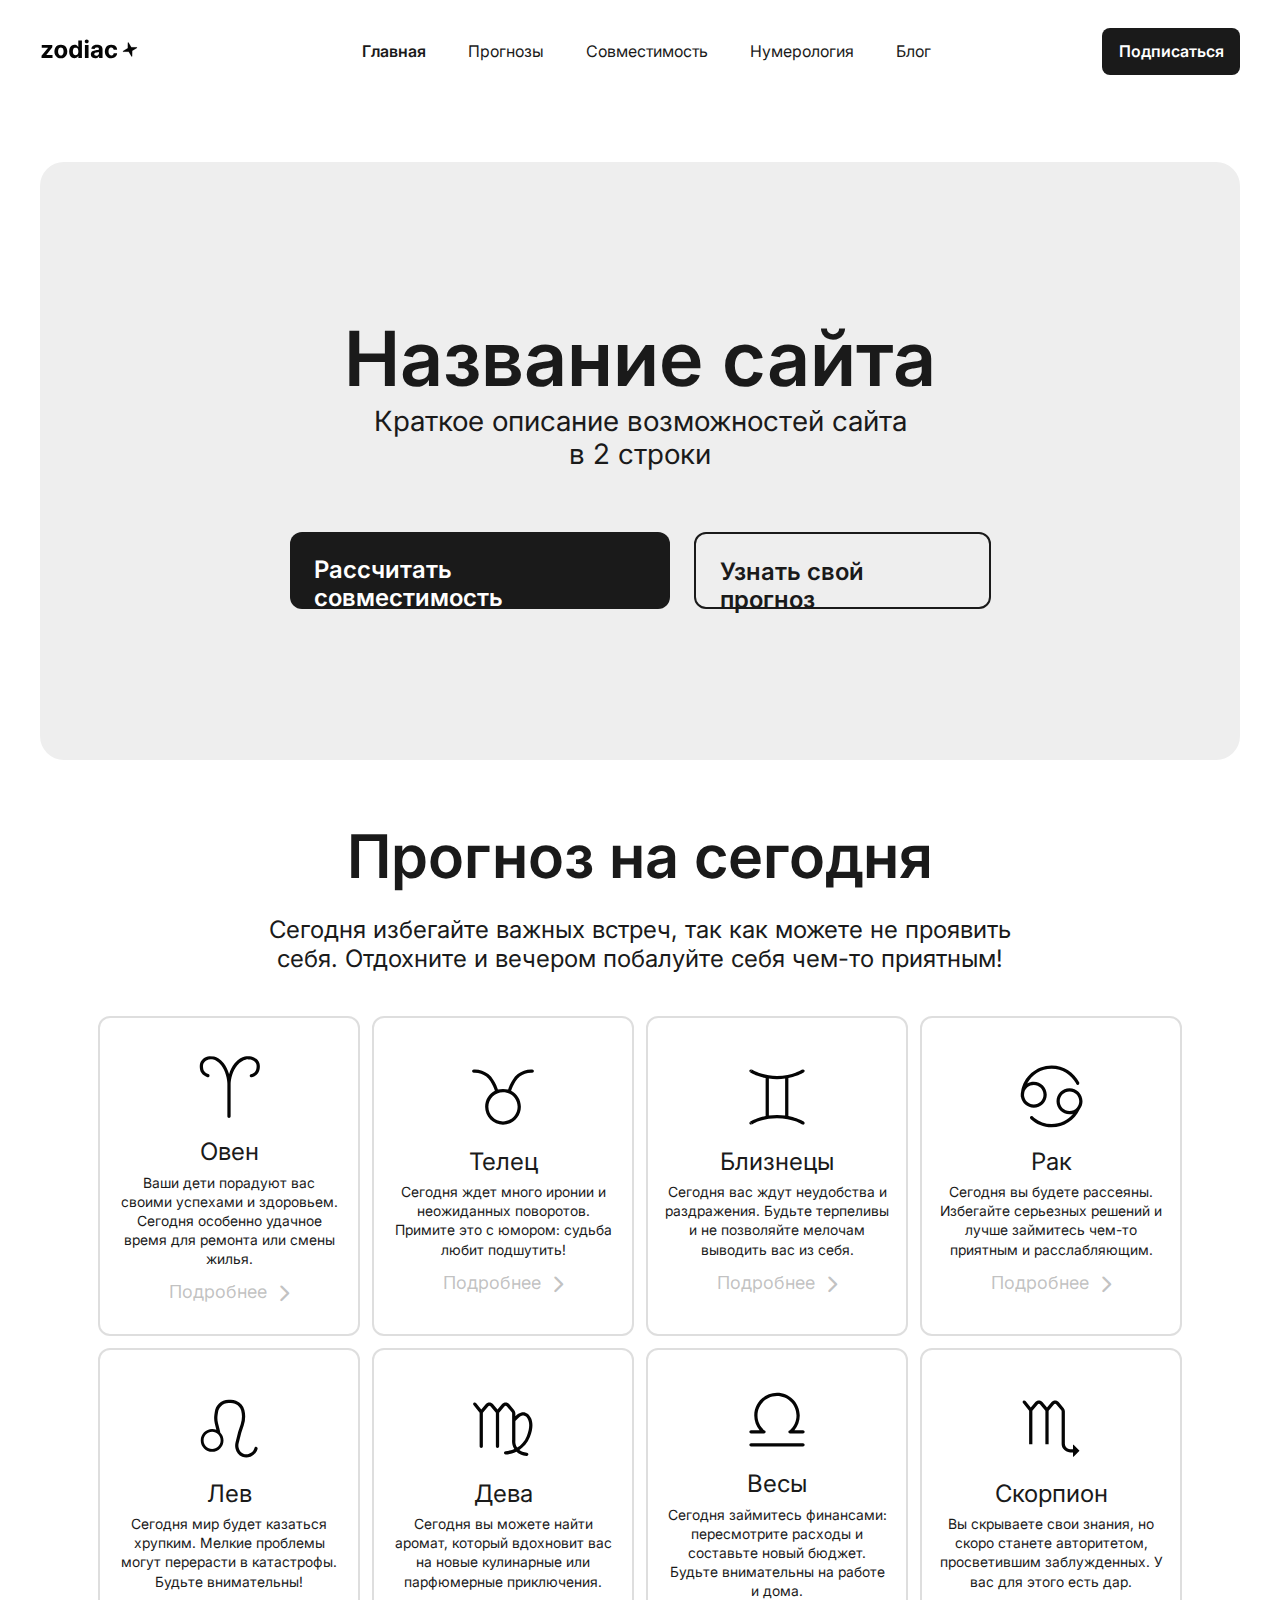
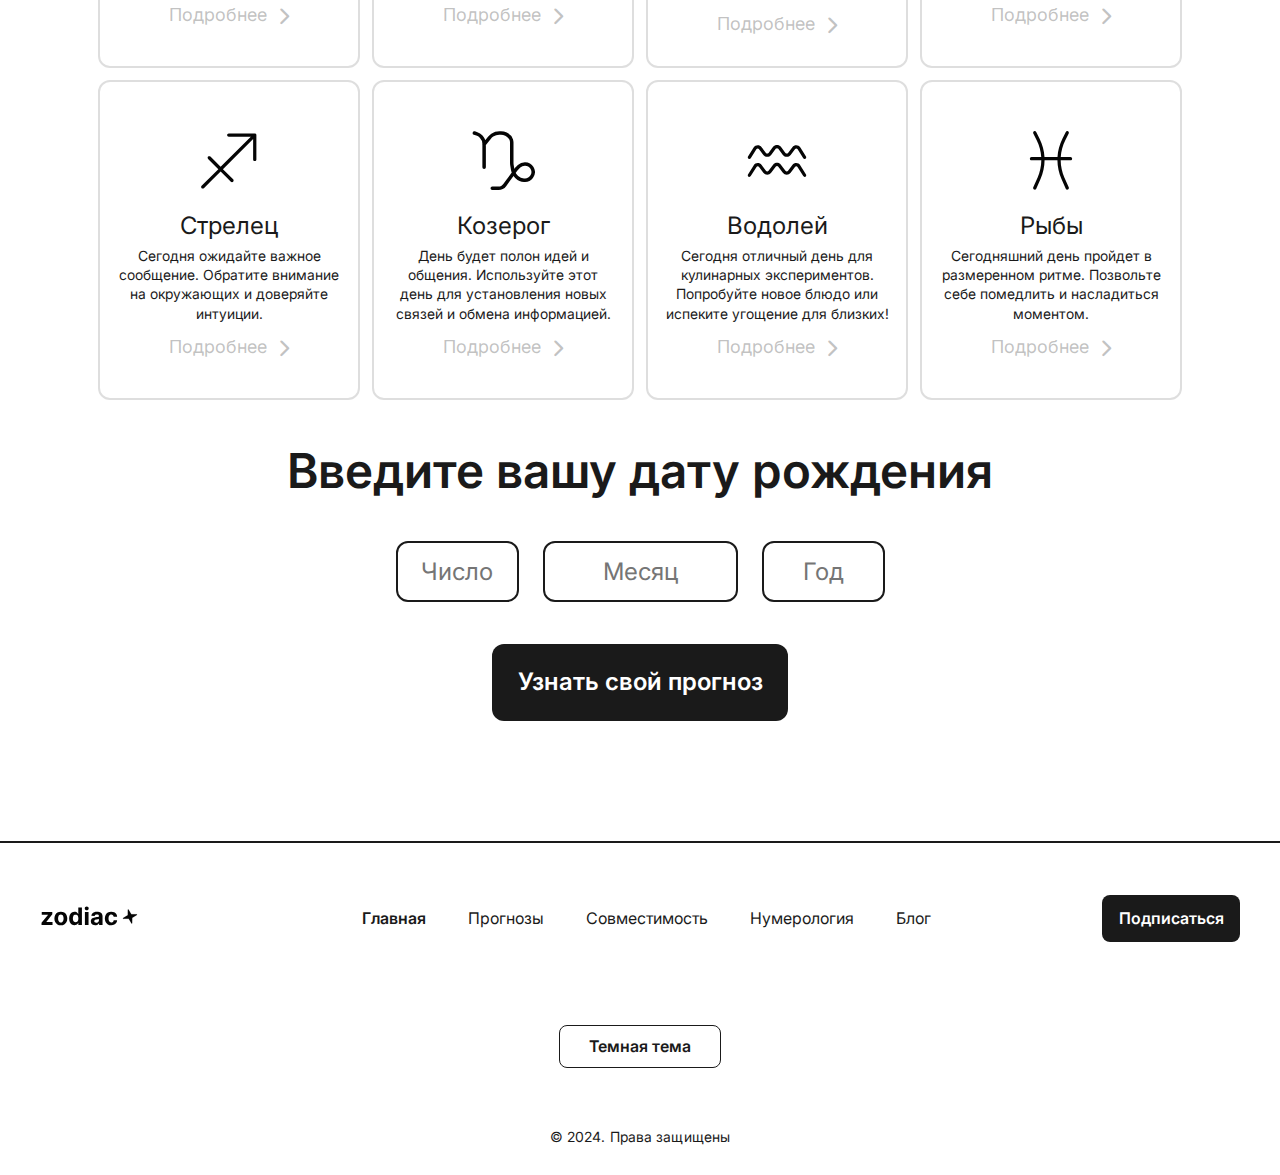
<file: index.html>
<!DOCTYPE html>
<html lang="en">
<head>
    <meta charset="UTF-8">
    <meta name="viewport" content="width=device-width, initial-scale=1.0">
    <title>Zodiac</title>
    <link rel="stylesheet" href="./css/style.css">
    <link rel="stylesheet" href="./icons/css/all.min.css">
    <link rel="stylesheet" href="./icons/js/all.min.js">
    <link rel="stylesheet" href="./css/navbarstyle.css">
</head>
<body>
    <header>
        <div class="container">
            <nav class="navbar flex">
                <a href="/"><img class="logo change-color" src="./images/logo.svg" alt="logo"></a>
                <ul class="flex">
                    <li><a href="/" id="active">Главная</a></li>
                    <li><a href="./pages/forecasts.html">Прогнозы</a></li>
                    <li><a href="./pages/compatibility.html">Совместимость</a></li>
                    <li><a href="./pages/numerology.html">Нумерология</a></li>
                    <li><a href="./pages/blog.html">Блог</a></li>
                    <li><a class="flex-center" href="./pages/subscribe.html">Подписаться</a></li>
                </ul>
            </nav>
        </div>
    </header>
    <main>
        <div class="container">
            <section id="name-of-the-site" class="flex-center">
                <div class="header-box flex-center">
                    <h1>Название сайта</h1>
                    <p class="flex-center">Краткое описание возможностей сайта в 2 строки</p>
                    <div>
                        <a href="#">Рассчитать совместимость</a>
                        <a href="#">Узнать свой прогноз</a>
                    </div>
                </div>
            </section>
            <h2 class="forecast-today">Прогноз на сегодня</h2>
            <p class="hook-text">Сегодня избегайте важных встреч, так как можете не проявить себя. Отдохните и вечером побалуйте себя чем-то приятным!</p>
            <section id="zodiac-section">
                <article class="zodiac-content flex-center">
                    <div class="zodiac-content__image flex-center">
                        <img class="change-color" src="./images/aries.svg" alt="aries">
                    </div>
                    <div>
                        <h3>Овен</h3>
                        <p>Ваши дети порадуют вас своими успехами и здоровьем. Сегодня особенно удачное время для ремонта или смены жилья.</p>
                    </div>
                    <a href="#">Подробнее <i class="fa-solid fa-chevron-right"></i></a>
                </article>

                <article class="zodiac-content flex-center">
                    <div class="zodiac-content__image flex-center">
                        <img class="change-color" src="./images/taurus.svg" alt="taurus">
                    </div>
                    <div>
                        <h3>Телец</h3>
                        <p>Сегодня ждет много иронии и неожиданных поворотов. Примите это с юмором: судьба любит подшутить!</p>
                    </div>
                    <a href="#">Подробнее <i class="fa-solid fa-chevron-right"></i></a>
                </article>

                <article class="zodiac-content flex-center">
                    <div class="zodiac-content__image flex-center">
                        <img class="change-color" src="./images/gemini.svg" alt="gemini">
                    </div>
                    <div>
                        <h3>Близнецы</h3>
                        <p>Сегодня вас ждут неудобства и раздражения. Будьте терпеливы и не позволяйте мелочам выводить вас из себя.</p>
                    </div>
                    <a href="#">Подробнее <i class="fa-solid fa-chevron-right"></i></a>
                </article>

                <article class="zodiac-content flex-center">
                    <div class="zodiac-content__image flex-center">
                        <img class="change-color" src="./images/cancer.svg" alt="cancer">
                    </div>
                    <div>
                        <h3>Рак</h3>
                        <p>Сегодня вы будете рассеяны. Избегайте серьезных решений 
                            и лучше займитесь чем-то приятным и расслабляющим.</p>
                    </div>
                    <a href="#">Подробнее <i class="fa-solid fa-chevron-right"></i></a>
                </article>

                <article class="zodiac-content flex-center">
                    <div class="zodiac-content__image flex-center">
                        <img class="change-color" src="./images/leo.svg" alt="leo">
                    </div>
                    <div>
                        <h3>Лев</h3>
                        <p>Сегодня мир будет казаться хрупким. Мелкие проблемы могут перерасти в катастрофы. Будьте внимательны!</p>
                    </div>
                    <a href="#">Подробнее <i class="fa-solid fa-chevron-right"></i></a>
                </article>

                <article class="zodiac-content flex-center">
                    <div class="zodiac-content__image flex-center">
                        <img class="change-color" src="./images/virgo.svg" alt="virgo">
                    </div>
                    <div>
                        <h3>Дева</h3>
                        <p>Сегодня вы можете найти аромат, который вдохновит вас на новые кулинарные или парфюмерные приключения.</p>
                    </div>
                    <a href="#">Подробнее <i class="fa-solid fa-chevron-right"></i></a>
                </article>

                <article class="zodiac-content flex-center">
                    <div class="zodiac-content__image flex-center">
                        <img class="change-color" src="./images/libra.svg" alt="libra">
                    </div>
                    <div>
                        <h3>Весы</h3>
                        <p>Сегодня займитесь финансами: пересмотрите расходы и составьте новый бюджет. Будьте внимательны на работе и дома.</p>
                    </div>
                    <a href="#">Подробнее <i class="fa-solid fa-chevron-right"></i></a>
                </article>

                <article class="zodiac-content flex-center">
                    <div class="zodiac-content__image flex-center">
                        <img class="change-color" src="./images/scorpio.svg" alt="scorpio">
                    </div>
                    <div>
                        <h3>Скорпион</h3>
                        <p>Вы скрываете свои знания, 
                            но скоро станете авторитетом, просветившим заблужденных. 
                            У вас для этого есть дар.</p>
                    </div>
                    <a href="#">Подробнее <i class="fa-solid fa-chevron-right"></i></a>
                </article>

                <article class="zodiac-content flex-center">
                    <div class="zodiac-content__image flex-center">
                        <img class="change-color" src="./images/sagittarius.svg" alt="sagittarius">
                    </div>
                    <div>
                        <h3>Стрелец</h3>
                        <p>Сегодня ожидайте важное сообщение. Обратите внимание на окружающих и доверяйте интуиции.</p>
                    </div>
                    <a href="#">Подробнее <i class="fa-solid fa-chevron-right"></i></a>
                </article>

                <article class="zodiac-content flex-center">
                    <div class="zodiac-content__image flex-center">
                        <img class="change-color" src="./images/capricorn.svg" alt="capricorn">
                    </div>
                    <div>
                        <h3>Козерог</h3>
                        <p>День будет полон идей и общения. Используйте этот день для установления новых связей и обмена информацией.</p>
                    </div>
                    <a href="#">Подробнее <i class="fa-solid fa-chevron-right"></i></a>
                </article>

                <article class="zodiac-content flex-center">
                    <div class="zodiac-content__image flex-center">
                        <img class="change-color" src="./images/aquarius.svg" alt="aquarius">
                    </div>
                    <div>
                        <h3>Водолей</h3>
                        <p>Сегодня отличный день для кулинарных экспериментов. Попробуйте новое блюдо или испеките угощение для близких!</p>
                    </div>
                    <a href="#">Подробнее <i class="fa-solid fa-chevron-right"></i></a>
                </article>

                <article class="zodiac-content flex-center">
                    <div class="zodiac-content__image flex-center">
                        <img class="change-color" src="./images/pisces.svg" alt="pisces">
                    </div>
                    <div>
                        <h3>Рыбы</h3>
                        <p>Сегодняшний день пройдет 
                            в размеренном ритме. Позвольте себе помедлить 
                            и насладиться моментом.</p>
                    </div>
                    <a href="#">Подробнее <i class="fa-solid fa-chevron-right"></i></a>
                </article>
            </section>

            <section class="flex" id="calculate-date">
                <h3>Введите вашу дату рождения</h3>
                <div class="enter-date">
                    <input class="enter-day" type="number" placeholder="Число">
                    <input class="enter-month" type="text" placeholder="Месяц">
                    <input class="enter-year" type="number" placeholder="Год">
                </div>
                <button type="button" class="calculate-btn">Узнать свой прогноз</button>
            </section>
        </div>
    </main>
    <footer>
        <div class="container">
            <nav class="navbar flex">
                <a href="/"><img class="logo change-color" src="./images/logo.svg" alt="logo"></a>
                <ul class="flex">
                    <li><a href="/" id="active">Главная</a></li>
                    <li><a href="./pages/forecasts.html">Прогнозы</a></li>
                    <li><a href="./pages/compatibility.html">Совместимость</a></li>
                    <li><a href="./pages/numerology.html">Нумерология</a></li>
                    <li><a href="./pages/blog.html">Блог</a></li>
                    <li><a class="flex-center" href="./pages/subscribe.html">Подписаться</a></li>
                </ul>
            </nav>
            <div class="dropdown">
                <button type="button" class="dropdown__dark dropdown__btn">Темная тема</button>
                <button type="button" class="dropdown__light dropdown__btn">Светлая тема</button>
            </div>
            <p class="license">© 2024. Права защищены</p>
        </div>
    </footer>
    <script type="module" src="./app.js"></script>
</body>
</html>
</file>
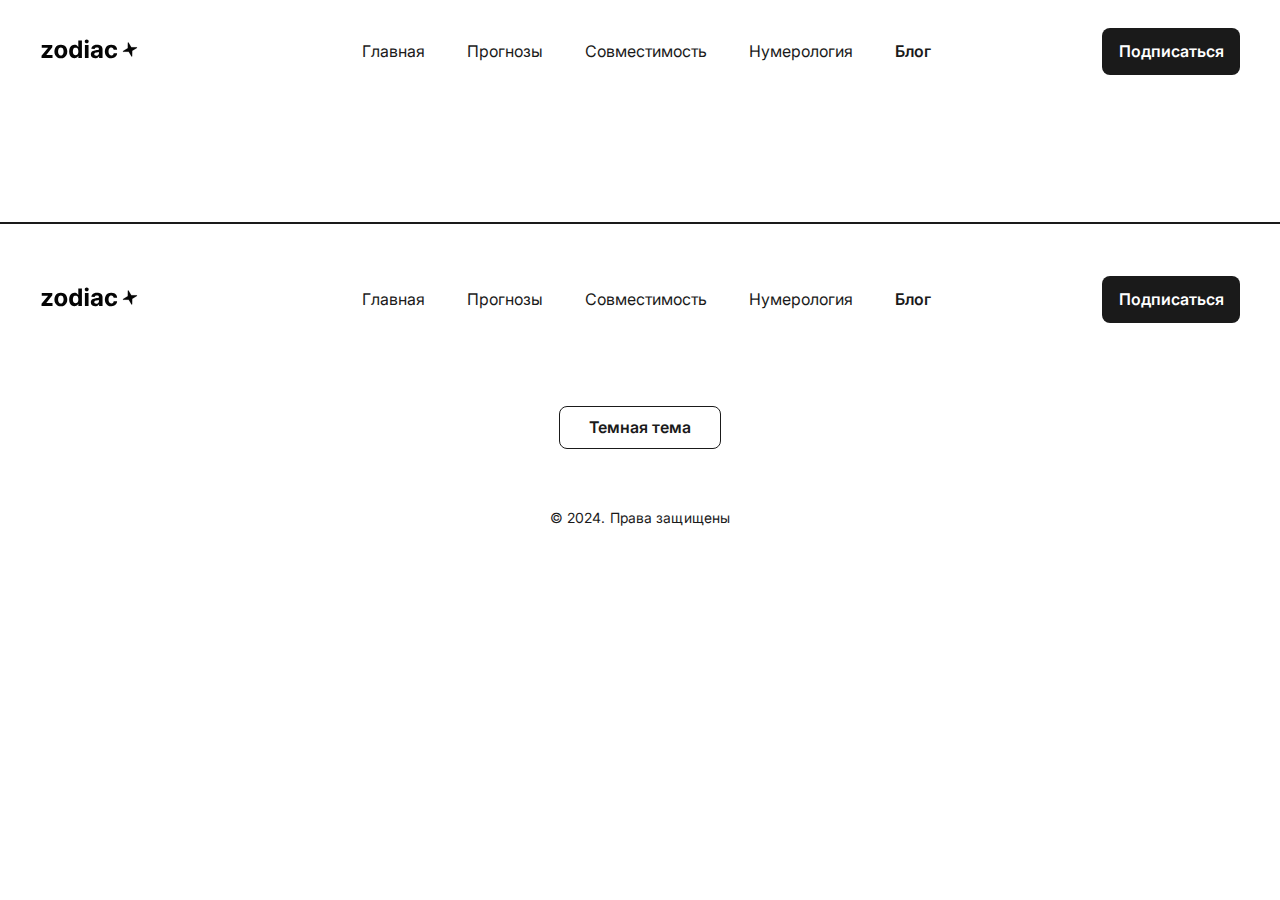
<file: pages/blog.html>
<!DOCTYPE html>
<html lang="en">
<head>
    <meta charset="UTF-8">
    <meta name="viewport" content="width=device-width, initial-scale=1.0">
    <title>Zodiac</title>
    <link rel="stylesheet" href="../icons/css/all.min.css">
    <link rel="stylesheet" href="../icons/js/all.min.js">
    <link rel="stylesheet" href="../css/navbarstyle.css">
</head>
<body>
    <header>
        <div class="container">
            <nav class="navbar flex">
                <a href="/"><img class="logo change-color" src="../images/logo.svg" alt="logo"></a>
                <ul class="flex">
                    <li><a href="/">Главная</a></li>
                    <li><a href="../pages/forecasts.html">Прогнозы</a></li>
                    <li><a href="../pages/compatibility.html">Совместимость</a></li>
                    <li><a href="../pages/numerology.html" >Нумерология</a></li>
                    <li><a href="../pages/blog.html" id="active">Блог</a></li>
                    <li><a class="flex-center" href="../pages/subscribe.html">Подписаться</a></li>
                </ul>
            </nav>
        </div>
    </header>
    <footer>
        <div class="container">
            <nav class="navbar flex">
                <a href="/"><img class="logo change-color" src="../images/logo.svg" alt="logo"></a>
                <ul class="flex">
                    <li><a href="/">Главная</a></li>
                    <li><a href="../pages/forecasts.html">Прогнозы</a></li>
                    <li><a href="../pages/compatibility.html">Совместимость</a></li>
                    <li><a href="../pages/numerology.html" >Нумерология</a></li>
                    <li><a href="../pages/blog.html" id="active">Блог</a></li>
                    <li><a class="flex-center" href="../pages/subscribe.html">Подписаться</a></li>
                </ul>
            </nav>
            <div class="dropdown">
                <button class="dropdown__dark dropdown__btn">Темная тема</button>
                <button class="dropdown__light dropdown__btn">Светлая тема</button>
            </div>
            <p class="license">© 2024. Права защищены</p>
        </div>
    </footer>
    <script type="module" src="../app.js"></script>
</body>
</html>
</file>
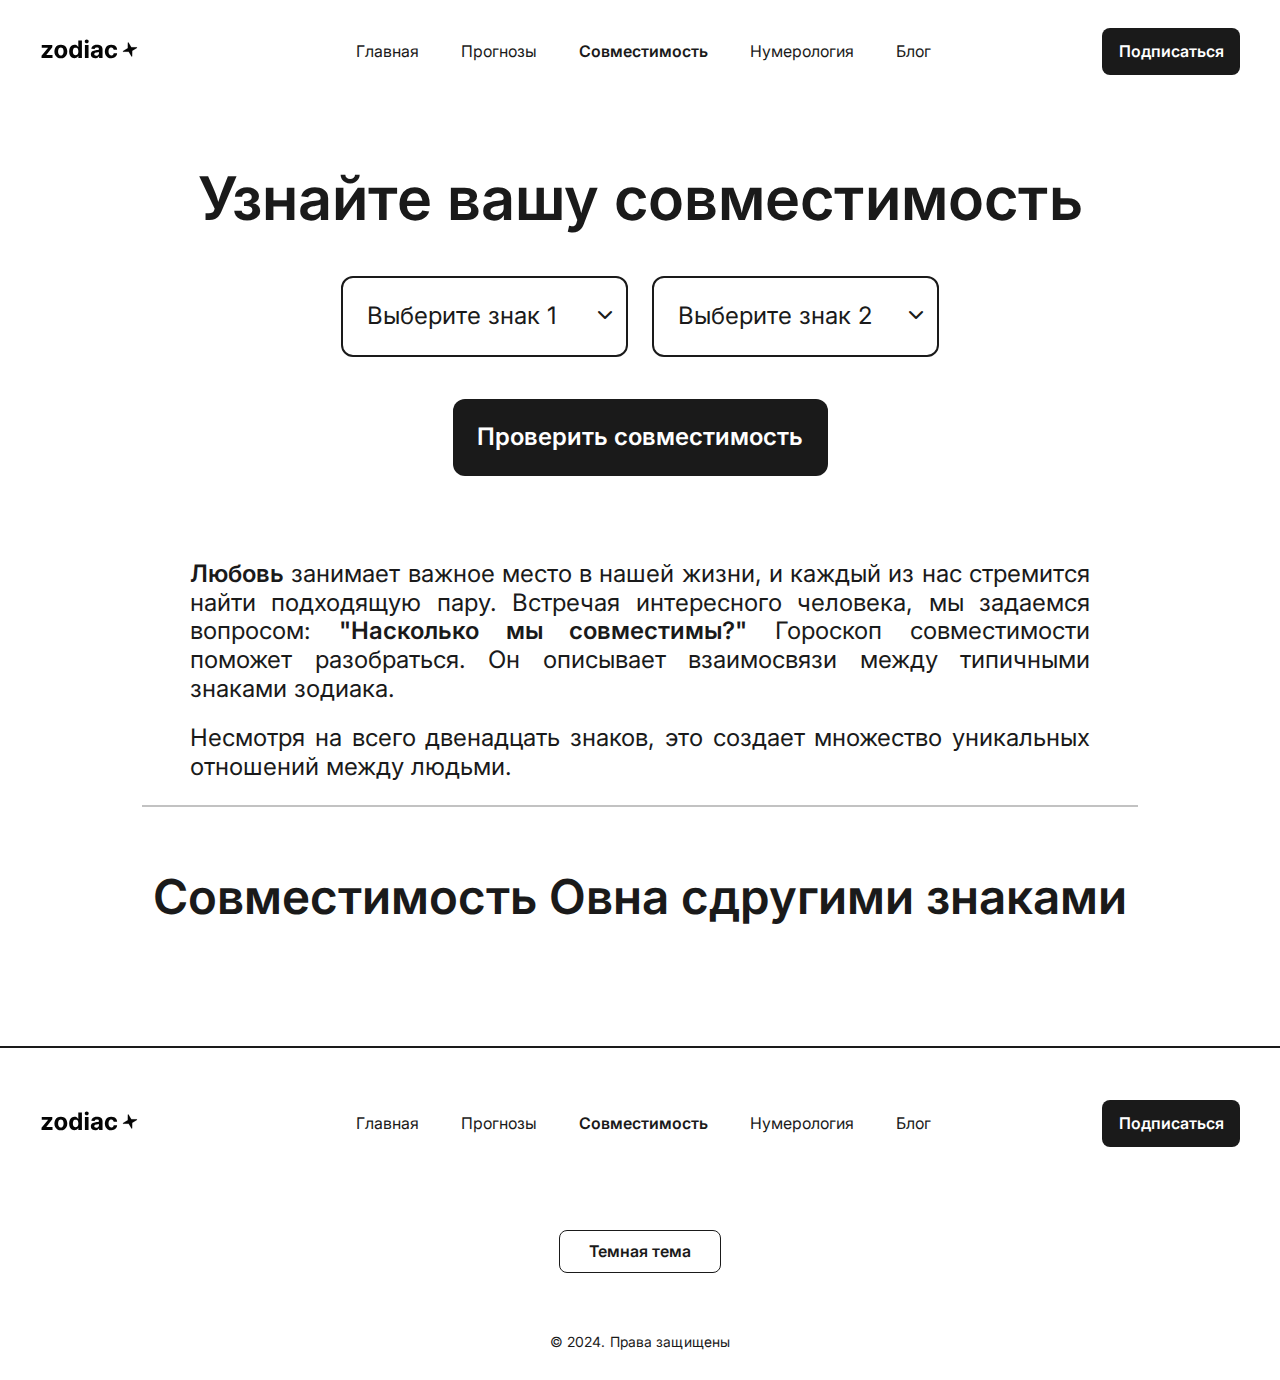
<file: pages/compatibility.html>
<!DOCTYPE html>
<html lang="en">
<head>
    <meta charset="UTF-8">
    <meta name="viewport" content="width=device-width, initial-scale=1.0">
    <title>Zodiac</title>
    <link rel="stylesheet" href="../icons/css/all.min.css">
    <link rel="stylesheet" href="../icons/js/all.min.js">
    <link rel="stylesheet" href="../css/navbarstyle.css">
    <link rel="stylesheet" href="../css/compatibility.css">
</head>
<body>
    <header>
        <div class="container">
            <nav class="navbar flex">
                <a href="/"><img class="logo change-color" src="../images/logo.svg" alt="logo"></a>
                <ul class="flex">
                    <li><a href="/">Главная</a></li>
                    <li><a href="../pages/forecasts.html">Прогнозы</a></li>
                    <li><a href="../pages/compatibility.html" id="active">Совместимость</a></li>
                    <li><a href="../pages/numerology.html">Нумерология</a></li>
                    <li><a href="../pages/blog.html">Блог</a></li>
                    <li><a class="flex-center" href="../pages/subscribe.html">Подписаться</a></li>
                </ul>
            </nav>
        </div>
    </header>
    <main>
        <div class="container">
            <section class="flex-center" id="compatibility">
                <h2 class="result">Узнайте вашу совместимость</h2>
                <div class="flex-center">
                    <div class="select-box">
                        <select class="sign_1" id="select">
                            <option class="option">Выберите знак 1</option>
                        </select>
                        <i class="fa-solid fa-chevron-down open-close-chevron"></i>
                    </div>
                    <div class="select-box">
                        <select class="sign_2" id="select">
                            <option class="option">Выберите знак 2</option>
                        </select>
                        <i class="fa-solid fa-chevron-down open-close-chevron"></i>
                    </div>
                </div>
                <button class="calculate-compatibility" type="button">Проверить совместимость</button>
            </section>
            <div class="love-info">
                <p><b>Любовь</b> занимает важное место в нашей жизни, и каждый из нас стремится найти подходящую пару. Встречая интересного человека, мы задаемся вопросом: <b>"Насколько мы совместимы?"</b> Гороскоп совместимости поможет разобраться. Он описывает взаимосвязи между типичными знаками зодиака.</p>
                <br>
                <p>Несмотря на всего двенадцать знаков, это создает множество уникальных отношений между людьми.</p>
            </div>
            <h3 class="compatibility__h3">Совместимость Овна сдругими знаками</h3>
            <section id="graph">

            </section>
        </div>
    </main>
    <footer>
        <div class="container">
            <nav class="navbar flex">
                <a href="/"><img class="logo change-color" src="../images/logo.svg" alt="logo"></a>
                <ul class="flex">
                    <li><a href="/">Главная</a></li>
                    <li><a href="../pages/forecasts.html">Прогнозы</a></li>
                    <li><a href="../pages/compatibility.html" id="active">Совместимость</a></li>
                    <li><a href="../pages/numerology.html">Нумерология</a></li>
                    <li><a href="../pages/blog.html">Блог</a></li>
                    <li><a class="flex-center" href="../pages/subscribe.html">Подписаться</a></li>
                </ul>
            </nav>
            <div class="dropdown">
                <button class="dropdown__dark dropdown__btn">Темная тема</button>
                <button class="dropdown__light dropdown__btn">Светлая тема</button>
            </div>
            <p class="license">© 2024. Права защищены</p>
        </div>
    </footer>
    <script type="module" src="../app.js"></script>
    <script type="module" src="../js/compatibility.js"></script>
</body>
</html>
</file>
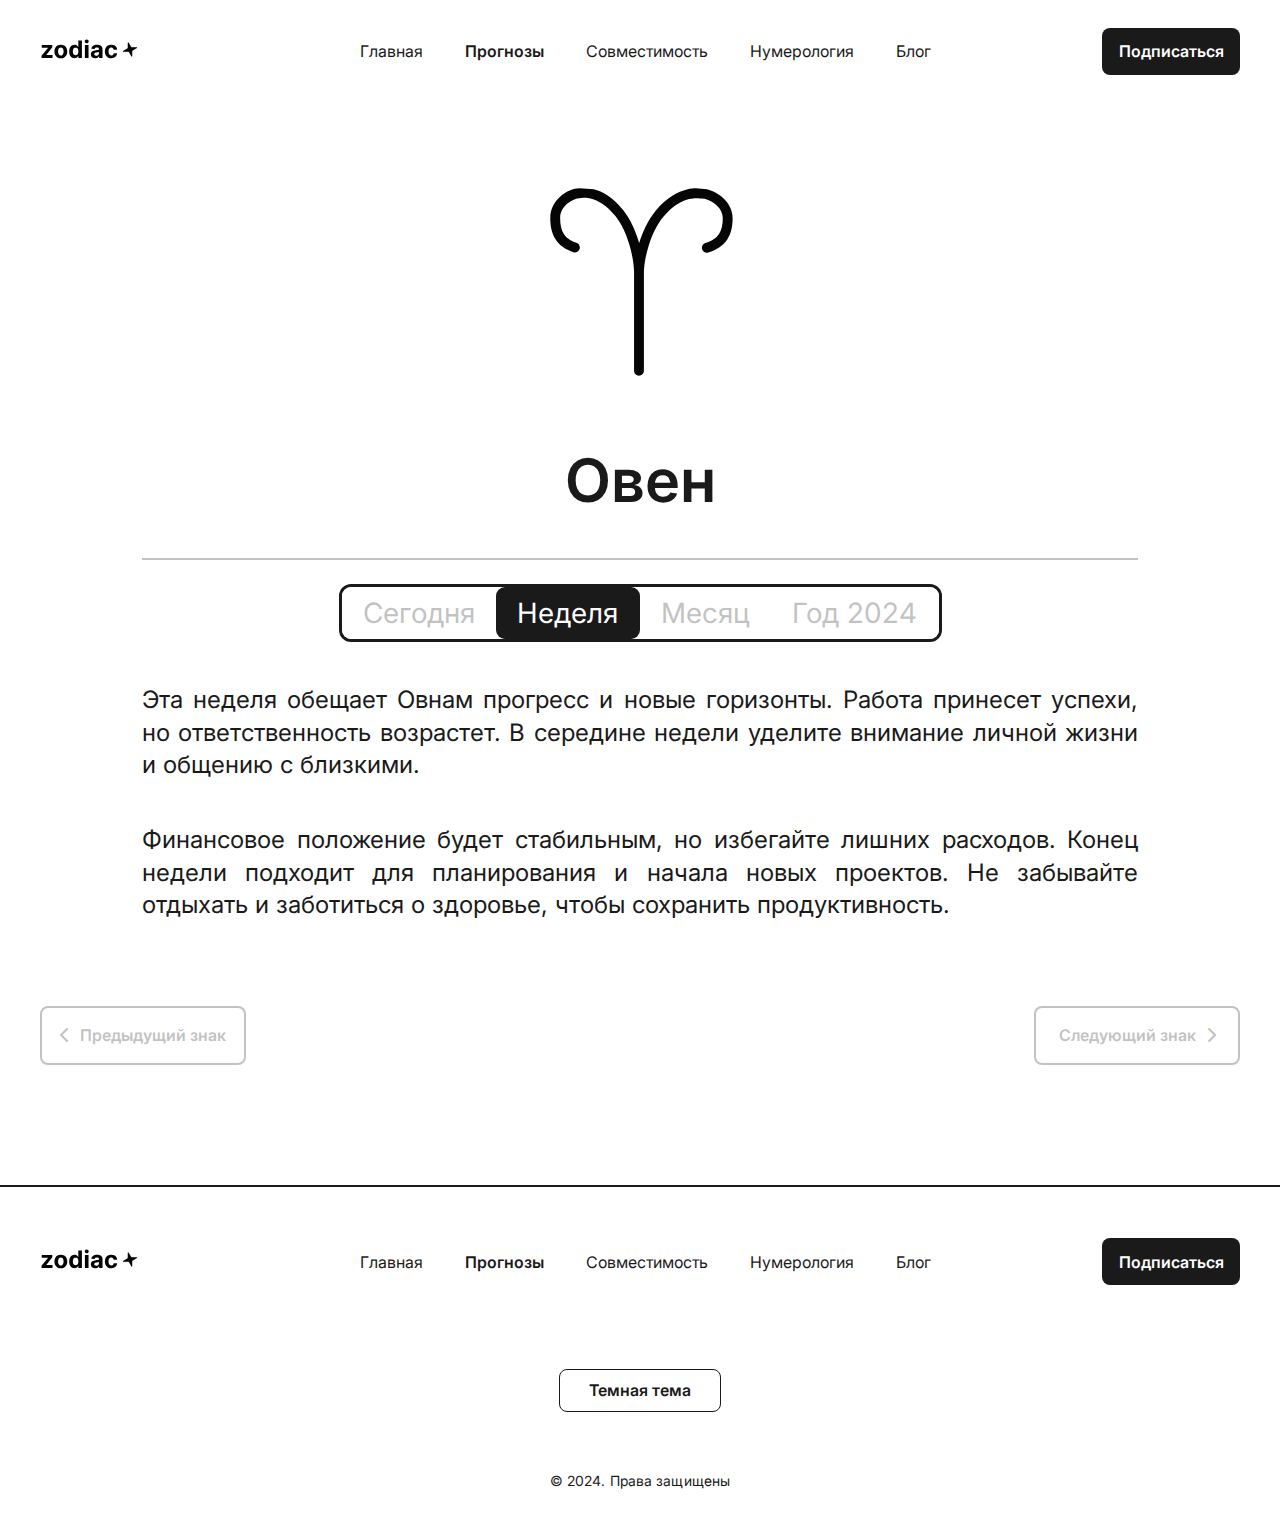
<file: pages/forecasts.html>
<!DOCTYPE html>
<html lang="en">
<head>
    <meta charset="UTF-8">
    <meta name="viewport" content="width=device-width, initial-scale=1.0">
    <title>Zodiac</title>
    <link rel="stylesheet" href="../icons/css/all.min.css">
    <link rel="stylesheet" href="../icons/js/all.min.js">
    <link rel="stylesheet" href="../css/navbarstyle.css">
    <link rel="stylesheet" href="../css/forecasts.css">
</head>
<body>
    <header>
        <div class="container">
            <nav class="navbar flex">
                <a href="/"><img class="logo change-color" src="../images/logo.svg" alt="logo"></a>
                <ul class="flex">
                    <li><a href="/">Главная</a></li>
                    <li><a href="../pages/forecasts.html" id="active">Прогнозы</a></li>
                    <li><a href="../pages/compatibility.html">Совместимость</a></li>
                    <li><a href="../pages/numerology.html">Нумерология</a></li>
                    <li><a href="../pages/blog.html">Блог</a></li>
                    <li><a class="flex-center" href="../pages/subscribe.html">Подписаться</a></li>
                </ul>
            </nav>
        </div>
    </header>
    <main>
        <div class="container">
            <section class="flex-center" id="zodiac-info-section">
                <div class="zodiac-image flex-center">
                    <img class="change-color change-img">
                </div>
                <h2 class="zodiac-name"></h2>
                <article class="flex-center">
                    <div class="zodiac-section__date">
                        <button type="button" class="zodiac-section__btn today-btn">Сегодня</button>
                        <button type="button" class="zodiac-section__btn week-btn" id="active-btn">Неделя</button>
                        <button type="button" class="zodiac-section__btn month-btn">Месяц</button>
                        <button type="button" class="zodiac-section__btn year-btn">Год 2024</button>
                    </div>
                    <p class="zodiac-section__text"></p>
                    <p class="zodiac-section__text"></p>
                </article>
            </section>
            <div class="controller flex">
                <button class="flex-center previous-btn"><i class="fa-solid fa-chevron-left"></i>Предыдущий знак</button>
                <button class="flex-center next-btn">Следующий знак<i class="fa-solid fa-chevron-right"></i></button>
            </div>
        </div>
    </main>
    <footer>
        <div class="container">
            <nav class="navbar flex">
                <a href="/"><img class="logo change-color" src="../images/logo.svg" alt="logo"></a>
                <ul class="flex">
                    <li><a href="/">Главная</a></li>
                    <li><a href="../pages/forecasts.html" id="active">Прогнозы</a></li>
                    <li><a href="../pages/compatibility.html">Совместимость</a></li>
                    <li><a href="../pages/numerology.html">Нумерология</a></li>
                    <li><a href="../pages/blog.html">Блог</a></li>
                    <li><a class="flex-center" href="../pages/subscribe.html">Подписаться</a></li>
                </ul>
            </nav>
            <div class="dropdown">
                <button class="dropdown__dark dropdown__btn">Темная тема</button>
                <button class="dropdown__light dropdown__btn">Светлая тема</button>
            </div>
            <p class="license">© 2024. Права защищены</p>
        </div>
    </footer>
    <script type="module" src="../app.js"></script>
    <script type="module" src="../js/forecasts.js"></script>
</body>
</html>
</file>
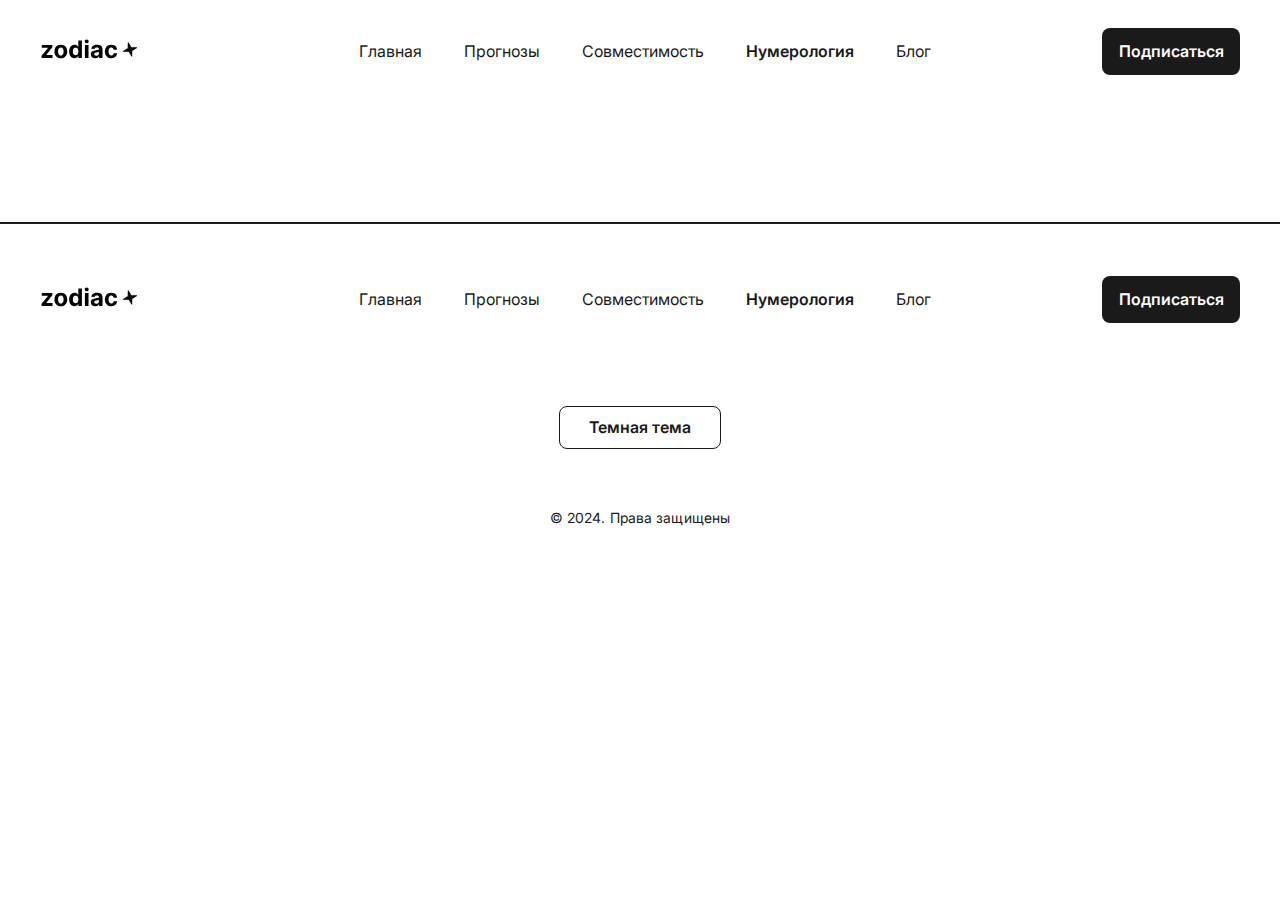
<file: pages/numerology.html>
<!DOCTYPE html>
<html lang="en">
<head>
    <meta charset="UTF-8">
    <meta name="viewport" content="width=device-width, initial-scale=1.0">
    <title>Zodiac</title>
    <link rel="stylesheet" href="../icons/css/all.min.css">
    <link rel="stylesheet" href="../icons/js/all.min.js">
    <link rel="stylesheet" href="../css/navbarstyle.css">
</head>
<body>
    <header>
        <div class="container">
            <nav class="navbar flex">
                <a href="/"><img class="logo change-color" src="../images/logo.svg" alt="logo"></a>
                <ul class="flex">
                    <li><a href="/">Главная</a></li>
                    <li><a href="../pages/forecasts.html">Прогнозы</a></li>
                    <li><a href="../pages/compatibility.html">Совместимость</a></li>
                    <li><a href="../pages/numerology.html" id="active">Нумерология</a></li>
                    <li><a href="../pages/blog.html">Блог</a></li>
                    <li><a class="flex-center" href="../pages/subscribe.html">Подписаться</a></li>
                </ul>
            </nav>
        </div>
    </header>
    <footer>
        <div class="container">
            <nav class="navbar flex">
                <a href="/"><img class="logo change-color" src="../images/logo.svg" alt="logo"></a>
                <ul class="flex">
                    <li><a href="/">Главная</a></li>
                    <li><a href="../pages/forecasts.html">Прогнозы</a></li>
                    <li><a href="../pages/compatibility.html">Совместимость</a></li>
                    <li><a href="../pages/numerology.html" id="active">Нумерология</a></li>
                    <li><a href="../pages/blog.html">Блог</a></li>
                    <li><a class="flex-center" href="../pages/subscribe.html">Подписаться</a></li>
                </ul>
            </nav>
            <div class="dropdown">
                <button class="dropdown__dark dropdown__btn">Темная тема</button>
                <button class="dropdown__light dropdown__btn">Светлая тема</button>
            </div>
            <p class="license">© 2024. Права защищены</p>
        </div>
    </footer>
    <script type="module" src="../app.js"></script>
</body>
</html>
</file>
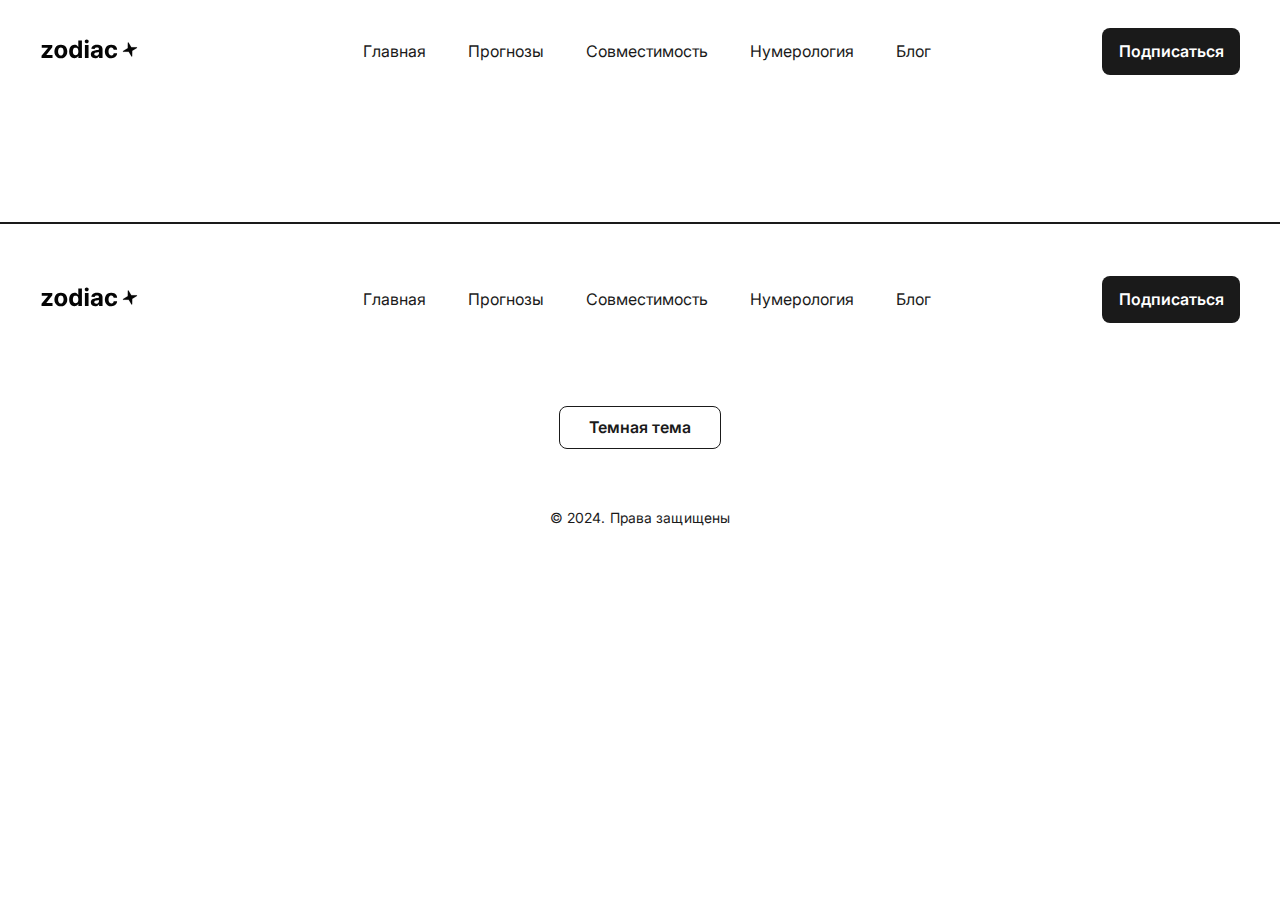
<file: pages/subscribe.html>
<!DOCTYPE html>
<html lang="en">
<head>
    <meta charset="UTF-8">
    <meta name="viewport" content="width=device-width, initial-scale=1.0">
    <title>Zodiac</title>
    <link rel="stylesheet" href="../icons/css/all.min.css">
    <link rel="stylesheet" href="../icons/js/all.min.js">
    <link rel="stylesheet" href="../css/navbarstyle.css">
</head>
<body>
    <header>
        <div class="container">
            <nav class="navbar flex">
                <a href="/"><img class="logo change-color" src="../images/logo.svg" alt="logo"></a>
                <ul class="flex">
                    <li><a href="/">Главная</a></li>
                    <li><a href="../pages/forecasts.html">Прогнозы</a></li>
                    <li><a href="../pages/compatibility.html">Совместимость</a></li>
                    <li><a href="../pages/numerology.html" >Нумерология</a></li>
                    <li><a href="../pages/blog.html">Блог</a></li>
                    <li><a class="flex-center" href="../pages/subscribe.html" id="active">Подписаться</a></li>
                </ul>
            </nav>
        </div>
    </header>
    <footer>
        <div class="container">
            <nav class="navbar flex">
                <a href="/"><img class="logo change-color" src="../images/logo.svg" alt="logo"></a>
                <ul class="flex">
                    <li><a href="/">Главная</a></li>
                    <li><a href="../pages/forecasts.html">Прогнозы</a></li>
                    <li><a href="../pages/compatibility.html">Совместимость</a></li>
                    <li><a href="../pages/numerology.html" >Нумерология</a></li>
                    <li><a href="../pages/blog.html">Блог</a></li>
                    <li><a class="flex-center" href="../pages/subscribe.html" id="active">Подписаться</a></li>
                </ul>
            </nav>
            <div class="dropdown">
                <button class="dropdown__dark dropdown__btn">Темная тема</button>
                <button class="dropdown__light dropdown__btn">Светлая тема</button>
            </div>
            <p class="license">© 2024. Права защищены</p>
        </div>
    </footer>
    <script type="module" src="../app.js"></script>
</body>
</html>
</file>
<file: css/style.css>
#name-of-the-site {
    width: 100%;
    height: 598px;
    margin-top: 60px;
    border: none;
    border-radius: 24px;
    background-color: #EEEEEE;
}
.header-box {
    width: 701px;
    flex-direction: column;
}
.header-box > h1 {
    font-weight: 700;
    font-size: 76px;
    text-align: center;
    line-height: 91.2px;
    color: #1A1A1A;
}
.header-box > p {
    max-width: 551px;
    width: 100%;
    font-weight: 500;
    font-size: 28px;
    text-align: center;
    line-height: 33.6px;
    color: #1A1A1A;
}
.header-box > div {
    margin-top: 60px;
    display: flex;
    gap: 24px;
}
.header-box > div > a {
    height: 77px;
    border-radius: 12px;
    padding: 24px;
    text-decoration: none;
    font-weight: 600;
    font-size: 24px;
    line-height: 28.8px;
}
.header-box > div > a:first-child {
    background-color: #1A1A1A;
    color: #FFFFFF;
}
.header-box > div > a:last-child {
    color: #1A1A1A;
    border: 2px solid #1A1A1A;
}
.forecast-today {
    color: var(--black);
    margin-top: 60px;
    font-weight: 700;
    font-size: 60px;
    text-align: center;
    line-height: 72px;
}
.hook-text {
    color: var(--black);
    max-width: 796px;
    width: 100%;
    margin: 24px auto;
    font-weight: 400;
    font-size: 24px;
    line-height: 28.8px;
    text-align: center;
}
#zodiac-section {
    display: grid;
    grid-template-columns: auto auto auto auto;
    gap: 12px;
    max-width: 1084px;
    width: 100%;
    margin: 42px auto;
}
.zodiac-content {
    width: 262px;
    height: 320px;
    flex-direction: column;
    gap: 12px;
    border: 2px solid #99999952;
    border-radius: 12px;
}
.zodiac-content__image {
    width: 78px;
    height: 78px;
}
.zodiac-content > div {
    width: 225px;
}
.zodiac-content > div > h3 {
    font-weight: 500;
    font-size: 24px;
    line-height: 28.8px;
    text-align: center;
    color: var(--black);
}
.zodiac-content > div > p {
    margin-top: 6px;
    font-weight: 400;
    font-size: 14px;
    line-height: 19.04px;
    text-align: center;
    color: var(--black);
}
.zodiac-content > a {
    display: flex;
    align-items: center;
    font-weight: 500;
    font-size: 18px;
    color: var(--grey);
    text-decoration: none;
    gap: 11.5px;
}
.zodiac-content > a > i {
    margin-top: 5px;
}
#calculate-date {
    flex-direction: column;
    gap: 42px;
}
#calculate-date > h3 {
    font-weight: 700;
    font-size: 48px;
    line-height: 57.6px;
    color: var(--black);
}
.enter-date {
    display: flex;
    gap: 24px;
}
.enter-date > input {
    height: 61px;
    background-color: var(--white);
    color: var(--black);
    border: 2px solid var(--black);
    border-radius: 12px;
    font-weight: 500;
    font-size: 24px;
    line-height: 28.8px;
    text-align: center;
    outline: none;
}
.enter-date > input::-webkit-inner-spin-button,
.enter-date > input::-webkit-outer-spin-button {
  -webkit-appearance: none; /* WebKit uchun */
}
.enter-day {
    width: 123px;
}
.enter-month {
    width: 195px;
    text-transform: capitalize;
}
.enter-year {
    width: 123px;
}
.calculate-btn {
    width: 296px;
    height: 77px;
    background-color: var(--black);
    color: var(--white);
    font-weight: 600;
    font-size: 24px;
    line-height: 28.8px;
    border-radius: 12px;
    padding: 24px;
    border: none;
    cursor: pointer;
}
</file>
<file: css/navbarstyle.css>
@font-face {
    font-family: 'Inter';
    src: url('../fonts/Inter_18pt-Regular.woff') format('woff');
    font-weight: 400;
    font-display: swap;
}
@font-face {
    font-family: 'Inter';
    src: url('../fonts/Inter_18pt-SemiBold.woff') format('woff');
    font-weight: 600;
    font-display: swap;
}
:root {
    --black: #1A1A1A;
    --grey: #99999999;
    --white: #FFFFFF;
}
::-webkit-scrollbar {
    width: 8px;
}
::-webkit-scrollbar-thumb {
    width: 8px;
    background: var(--grey);
    border-radius: 15px;
    box-shadow: inset 0 0 5px rgba(0, 0, 0, 0.1);
}

* {
    margin: 0;
    padding: 0;
    box-sizing: border-box;
    font-family: 'Inter', sans-serif;
}
.container {
    max-width: 100%;
    width: 1200px;
    margin: 0 auto;
}
.flex {
    display: flex;
    align-items: center;
}
.flex-center {
    display: flex;
    align-items: center;
    justify-content: center;
}
.navbar {
    width: 100%;
    height: 102px;
    justify-content: space-between;
}
.logo {
    width: 102px;
    height: 29px;
}
.navbar > ul {
    list-style-type: none;
    gap: 42px;
}
.navbar > ul > li:last-child > a {
    width: 138px;
    height: 47px;
    background-color: var(--black);
    border: none;
    border-radius: 8px;
    cursor: pointer;
    margin-left: 129px;
    color: var(--white);
    font-weight: 600;
}
#active {
    font-weight: 600;
}
.navbar > ul > li > a {
    color: var(--black);
    font-weight: 400;
    text-decoration: none;
    font-size: 16px;
}
footer {
    margin-top: 120px;
    border-top: 2px solid var(--black);
    padding-top: 24px;
}
.dropdown {
    margin: 56px auto;
    width: 162px;
    position: relative;
}
.dropdown__btn {
    width: 162px;
    height: 43px;
    background-color: var(--white);
    color: var(--black);
    border: 1px solid var(--black);
    border-radius: 8px;
    font-weight: 600;
    font-size: 16px;
    line-height: 19.2px;
    text-align: center;
    cursor: pointer;
}
.dropdown__dark {
    position: absolute;
    display: block;
}
.dropdown__light {
    background-color: var(--white);
    color: var(--black);
    position: absolute;
    top: 44px;
    display: none;
}
.license {
    font-weight: 400;
    font-size: 13.5px;
    line-height: 19px;
    letter-spacing: 0.1px;
    text-align: center;
    margin-top: 159px;
    margin-bottom: 28px;
    color: var(--black);
}
</file>
<file: css/compatibility.css>
#compatibility {
    flex-direction: column;
    gap: 42px;
    margin-top: 60px;
}
#compatibility > h2 {
    font-weight: 700;
    font-size: 60px;
    color: var(--black);
}
#compatibility > div {
    gap: 24px;
}
.select-box {
    width: 287px;
    position: relative;
}
#select {
    width: 100%;
    display: flex;
    flex-direction: column;
    position: relative;
    border: 2px solid var(--black);
    border-radius: 12px;
    background-color: var(--white);
    color: var(--black);
    padding: 24px 20px 24px 24px;
    font-weight: 500;
    font-size: 24px;
    text-align: center;
    line-height: 28.8px;
    appearance: none;
    cursor: pointer;
    gap: 10px;
}
.option {
    text-align: center;
}
.options {
    color: var(--grey);
    padding-left: 44px;
    text-align: left;
}
.open-close-chevron {
    font-size: 16px;
    color: var(--black);
    position: absolute;
    top: 30px;
    right: 15px;
}
.calculate-compatibility {
    width: 375px;
    height: 77px;
    border: none;
    border-radius: 12px;
    padding: 24px;
    background-color: var(--black);
    color: var(--white);
    font-weight: 600;
    font-size: 24px;
    line-height: 28.8px;
    cursor: pointer;
}
.love-info {
    margin: 60px auto;
    width: 996px;
    padding: 24px 48px;
    border-bottom: 2px solid var(--grey);
}
.love-info > p {
    font-weight: 400;
    color: var(--black);
    font-size: 24px;
    line-height: 28.8px;
    text-align: justify;
}
.compatibility__h3 {
    font-weight: 700;
    font-size: 48px;
    text-align: center;
    color: var(--black);
    margin-top: 60px;
}
</file>
<file: css/forecasts.css>
#zodiac-info-section {
    margin-top: 60px;
    flex-direction: column;
    gap: 42px;
}
.zodiac-image {
    width: 240px;
    height: 240px;
}
.zodiac-image > img {
    width: 185px;
    height: 190px;
}
.zodiac-name {
    font-weight: 700;
    font-size: 60px;
    color: var(--black);
}
#zodiac-info-section > article {
    max-width: 996px;
    width: 100%;
    flex-direction: column;
    padding: 24px 0;
    gap: 42px;
    border-top: 2px solid var(--grey);
}
.zodiac-section__date {
    width: 603px;
    height: 58px;
    border: 3px solid var(--black);
    border-radius: 12px;
    display: flex;
}
.zodiac-section__btn {
    flex-grow: 1;
    white-space: nowrap;
    border: none;
    background-color: var(--white);
    color: var(--grey);
    border-radius: 9px;
    font-weight: 400;
    font-size: 28px;
    text-align: center;
    cursor: pointer;
}
#active-btn {
    background-color: var(--black);
    color: var(--white);
}
.zodiac-section__text {
    font-weight: 400;
    font-size: 24px;
    line-height: 32.64px;
    color: var(--black);
    text-align: justify;
}
.controller {
    width: 100%;
    margin-top: 60px;
    justify-content: space-between;
}
.controller > button {
    width: 206px;
    height: 59px;
    border: 2px solid var(--grey);
    border-radius: 8px;
    background-color: var(--white);
    gap: 10px;
    color: var(--grey);
    font-weight: 600;
    font-size: 16px;
    line-height: 19.2px;
    cursor: pointer;
    transition: all 0.5s;
}
.controller > button:hover {
    border-color: var(--black);
    color: var(--black);
}
</file>
